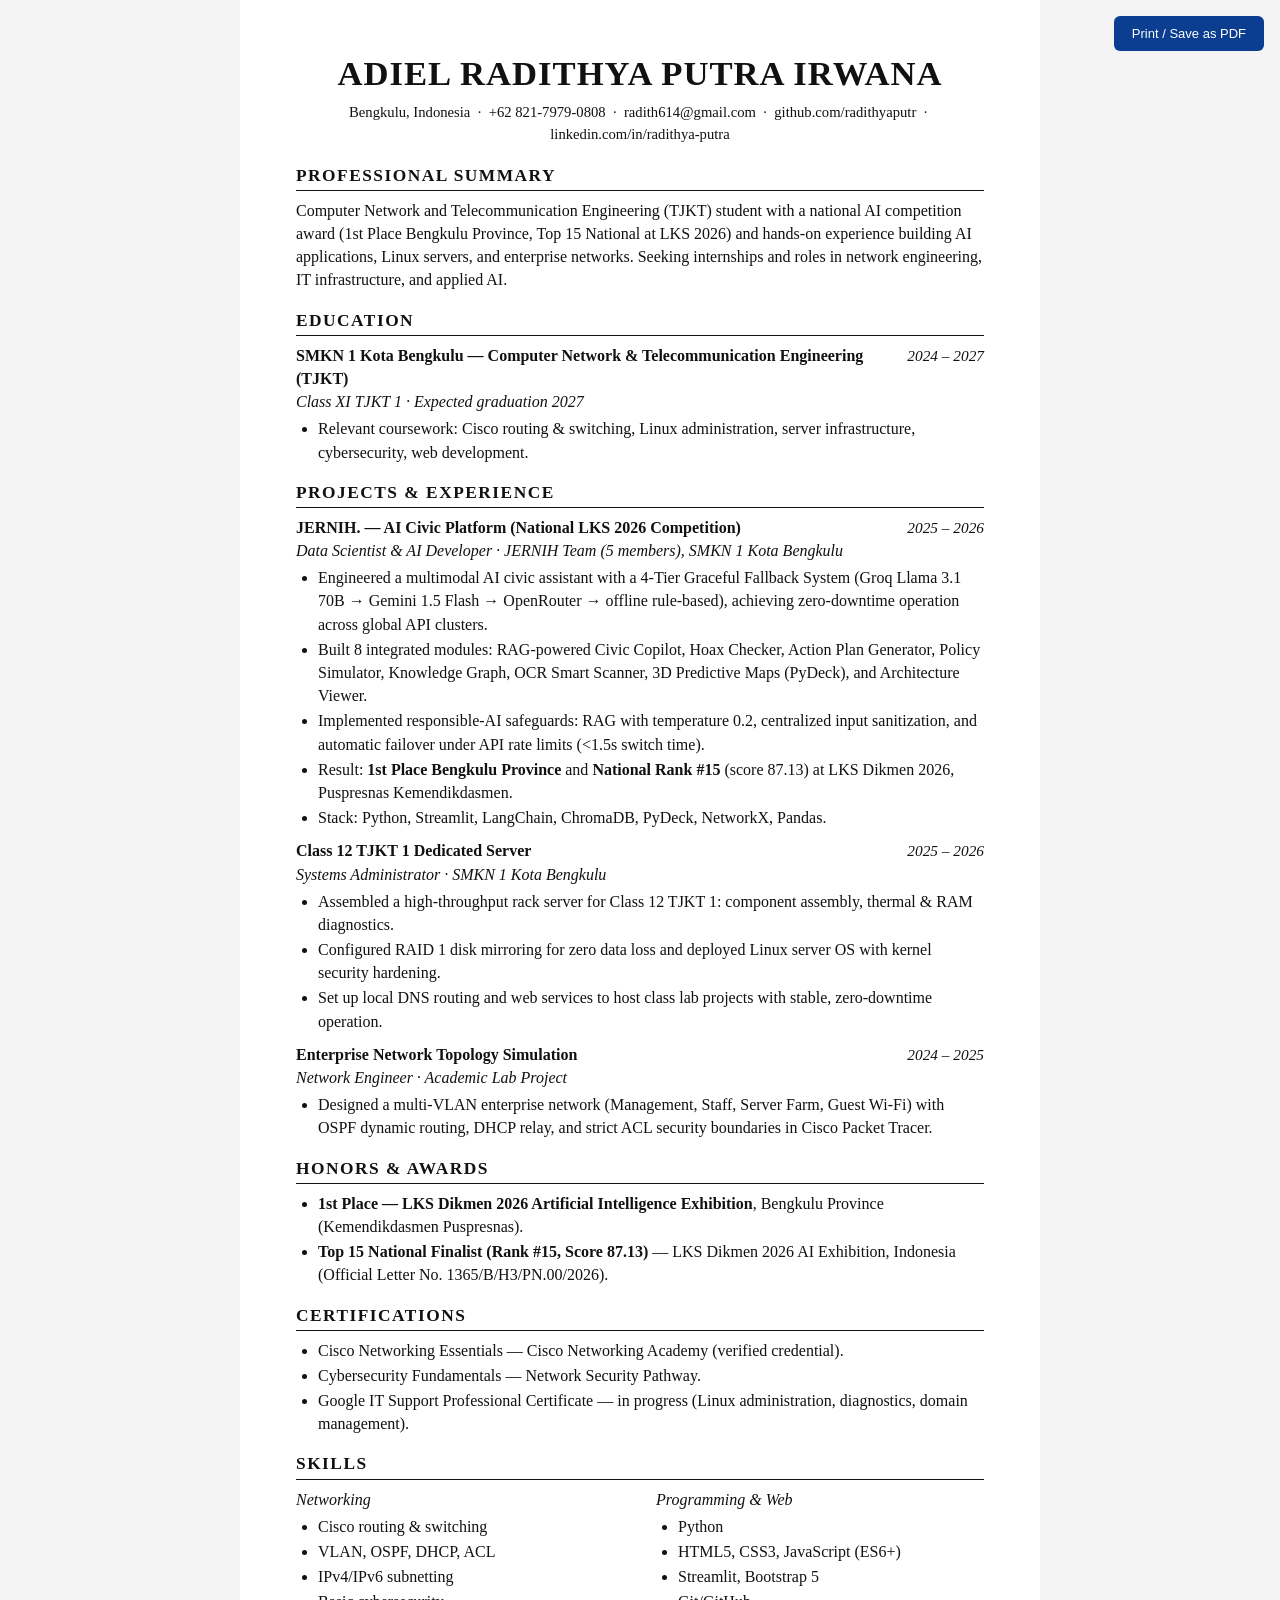
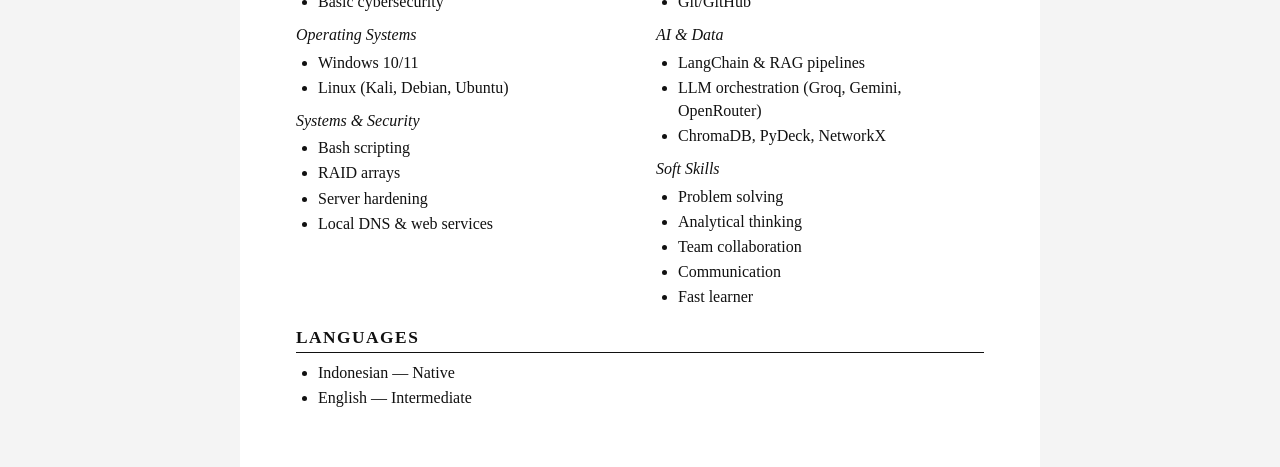
<file: assets/cv.html>
<!DOCTYPE html>
<html lang="en">

<head>
  <meta charset="UTF-8" />
  <meta name="viewport" content="width=device-width, initial-scale=1.0" />
  <title>Adiel Radithya Putra Irwana — CV</title>
  <style>
    /* ============================================================
       HARVARD-STYLE CV — ATS-Friendly (no tables, no graphics)
       Print: Ctrl+P (or Cmd+P) -> Save as PDF -> A4
       ============================================================ */
    * {
      box-sizing: border-box;
      margin: 0;
      padding: 0;
    }

    body {
      font-family: 'Times New Roman', Times, serif;
      font-size: 12pt;
      color: #111;
      background: #f4f4f4;
      line-height: 1.45;
    }

    .page {
      max-width: 800px;
      margin: 0 auto;
      background: #fff;
      padding: 48px 56px;
    }

    .print-btn {
      position: fixed;
      top: 16px;
      right: 16px;
      background: #0b3d91;
      color: #fff;
      border: none;
      border-radius: 6px;
      padding: 10px 18px;
      font-family: Arial, sans-serif;
      font-size: 13px;
      cursor: pointer;
    }

    .print-btn:hover {
      background: #092d6b;
    }

    header {
      text-align: center;
      margin-bottom: 18px;
    }

    h1 {
      font-size: 26pt;
      font-weight: bold;
      letter-spacing: 1px;
      text-transform: uppercase;
      margin-bottom: 4px;
    }

    .contact-line {
      font-size: 11pt;
    }

    .contact-line a {
      color: #111;
      text-decoration: none;
    }

    .contact-line a:hover {
      text-decoration: underline;
    }

    h2 {
      font-size: 13pt;
      text-transform: uppercase;
      letter-spacing: 1.5px;
      border-bottom: 1.5px solid #111;
      padding-bottom: 2px;
      margin: 16px 0 8px 0;
    }

    .entry {
      margin-bottom: 10px;
    }

    .entry-head {
      display: flex;
      justify-content: space-between;
      align-items: baseline;
      gap: 16px;
    }

    .entry-title {
      font-weight: bold;
      font-size: 12pt;
    }

    .entry-sub {
      font-style: italic;
    }

    .entry-date {
      font-style: italic;
      white-space: nowrap;
      font-size: 11.5pt;
    }

    ul {
      margin: 4px 0 0 22px;
    }

    li {
      margin-bottom: 2px;
    }

    .skills-grid {
      columns: 2;
      column-gap: 32px;
    }

    .skills-grid .entry {
      break-inside: avoid;
    }

    @media print {
      body {
        background: #fff;
      }

      .page {
        max-width: 100%;
        padding: 0;
      }

      .print-btn {
        display: none;
      }

      @page {
        size: A4;
        margin: 16mm 18mm;
      }
    }
  </style>
</head>

<body>
  <button class="print-btn" onclick="window.print()">Print / Save as PDF</button>

  <div class="page">

    <header>
      <h1>Adiel Radithya Putra Irwana</h1>
      <div class="contact-line">
        Bengkulu, Indonesia &nbsp;·&nbsp;
        +62 821-7979-0808 &nbsp;·&nbsp;
        <a href="mailto:radith614@gmail.com">radith614@gmail.com</a> &nbsp;·&nbsp;
        <a href="https://github.com/radithyaputr" target="_blank">github.com/radithyaputr</a> &nbsp;·&nbsp;
        <a href="https://www.linkedin.com/in/radithya-putra-9baa99333"
          target="_blank">linkedin.com/in/radithya-putra</a>
      </div>
    </header>

    <h2>Professional Summary</h2>
    <div class="entry">
      <p>
        Computer Network and Telecommunication Engineering (TJKT) student with a national AI competition award (1st
        Place Bengkulu Province, Top 15 National at LKS 2026) and hands-on experience building AI applications, Linux
        servers, and enterprise networks. Seeking internships and roles in network engineering, IT infrastructure, and
        applied AI.
      </p>
    </div>

    <h2>Education</h2>
    <div class="entry">
      <div class="entry-head">
        <span class="entry-title">SMKN 1 Kota Bengkulu — Computer Network &amp; Telecommunication Engineering
          (TJKT)</span>
        <span class="entry-date">2024 – 2027</span>
      </div>
      <div class="entry-sub">Class XI TJKT 1 · Expected graduation 2027</div>
      <ul>
        <li>Relevant coursework: Cisco routing &amp; switching, Linux administration, server infrastructure,
          cybersecurity, web development.</li>
      </ul>
    </div>

    <h2>Projects &amp; Experience</h2>

    <div class="entry">
      <div class="entry-head">
        <span class="entry-title">JERNIH. — AI Civic Platform (National LKS 2026 Competition)</span>
        <span class="entry-date">2025 – 2026</span>
      </div>
      <div class="entry-sub">Data Scientist &amp; AI Developer · JERNIH Team (5 members), SMKN 1 Kota Bengkulu</div>
      <ul>
        <li>Engineered a multimodal AI civic assistant with a 4-Tier Graceful Fallback System (Groq Llama 3.1 70B →
          Gemini 1.5 Flash → OpenRouter → offline rule-based), achieving zero-downtime operation across global API
          clusters.</li>
        <li>Built 8 integrated modules: RAG-powered Civic Copilot, Hoax Checker, Action Plan Generator, Policy
          Simulator, Knowledge Graph, OCR Smart Scanner, 3D Predictive Maps (PyDeck), and Architecture Viewer.</li>
        <li>Implemented responsible-AI safeguards: RAG with temperature 0.2, centralized input sanitization, and
          automatic failover under API rate limits (&lt;1.5s switch time).</li>
        <li>Result: <strong>1st Place Bengkulu Province</strong> and <strong>National Rank #15</strong> (score 87.13) at
          LKS Dikmen 2026, Puspresnas Kemendikdasmen.</li>
        <li>Stack: Python, Streamlit, LangChain, ChromaDB, PyDeck, NetworkX, Pandas.</li>
      </ul>
    </div>

    <div class="entry">
      <div class="entry-head">
        <span class="entry-title">Class 12 TJKT 1 Dedicated Server</span>
        <span class="entry-date">2025 – 2026</span>
      </div>
      <div class="entry-sub">Systems Administrator · SMKN 1 Kota Bengkulu</div>
      <ul>
        <li>Assembled a high-throughput rack server for Class 12 TJKT 1: component assembly, thermal &amp; RAM
          diagnostics.</li>
        <li>Configured RAID 1 disk mirroring for zero data loss and deployed Linux server OS with kernel security
          hardening.</li>
        <li>Set up local DNS routing and web services to host class lab projects with stable, zero-downtime operation.
        </li>
      </ul>
    </div>

    <div class="entry">
      <div class="entry-head">
        <span class="entry-title">Enterprise Network Topology Simulation</span>
        <span class="entry-date">2024 – 2025</span>
      </div>
      <div class="entry-sub">Network Engineer · Academic Lab Project</div>
      <ul>
        <li>Designed a multi-VLAN enterprise network (Management, Staff, Server Farm, Guest Wi-Fi) with OSPF dynamic
          routing, DHCP relay, and strict ACL security boundaries in Cisco Packet Tracer.</li>
      </ul>
    </div>

    <h2>Honors &amp; Awards</h2>
    <div class="entry">
      <ul>
        <li><strong>1st Place — LKS Dikmen 2026 Artificial Intelligence Exhibition</strong>, Bengkulu Province
          (Kemendikdasmen Puspresnas).</li>
        <li><strong>Top 15 National Finalist (Rank #15, Score 87.13)</strong> — LKS Dikmen 2026 AI Exhibition, Indonesia
          (Official Letter No. 1365/B/H3/PN.00/2026).</li>
      </ul>
    </div>

    <h2>Certifications</h2>
    <div class="entry">
      <ul>
        <li>Cisco Networking Essentials — Cisco Networking Academy (verified credential).</li>
        <li>Cybersecurity Fundamentals — Network Security Pathway.</li>
        <li>Google IT Support Professional Certificate — in progress (Linux administration, diagnostics, domain
          management).</li>
      </ul>
    </div>

    <h2>Skills</h2>
    <div class="skills-grid">
      <div class="entry">
        <div class="entry-sub">Networking</div>
        <ul>
          <li>Cisco routing &amp; switching</li>
          <li>VLAN, OSPF, DHCP, ACL</li>
          <li>IPv4/IPv6 subnetting</li>
          <li>Basic cybersecurity</li>
        </ul>
      </div>
      <div class="entry">
        <div class="entry-sub">Operating Systems</div>
        <ul>
          <li>Windows 10/11</li>
          <li>Linux (Kali, Debian, Ubuntu)</li>
        </ul>
      </div>
      <div class="entry">
        <div class="entry-sub">Systems &amp; Security</div>
        <ul>
          <li>Bash scripting</li>
          <li>RAID arrays</li>
          <li>Server hardening</li>
          <li>Local DNS &amp; web services</li>
        </ul>
      </div>
      <div class="entry">
        <div class="entry-sub">Programming &amp; Web</div>
        <ul>
          <li>Python</li>
          <li>HTML5, CSS3, JavaScript (ES6+)</li>
          <li>Streamlit, Bootstrap 5</li>
          <li>Git/GitHub</li>
        </ul>
      </div>
      <div class="entry">
        <div class="entry-sub">AI &amp; Data</div>
        <ul>
          <li>LangChain &amp; RAG pipelines</li>
          <li>LLM orchestration (Groq, Gemini, OpenRouter)</li>
          <li>ChromaDB, PyDeck, NetworkX</li>
        </ul>
      </div>
      <div class="entry">
        <div class="entry-sub">Soft Skills</div>
        <ul>
          <li>Problem solving</li>
          <li>Analytical thinking</li>
          <li>Team collaboration</li>
          <li>Communication</li>
          <li>Fast learner</li>
        </ul>
      </div>
    </div>

    <h2>Languages</h2>
    <div class="entry">
      <ul>
        <li>Indonesian — Native</li>
        <li>English — Intermediate</li>
      </ul>
    </div>

  </div>
</body>

</html>
</file>
